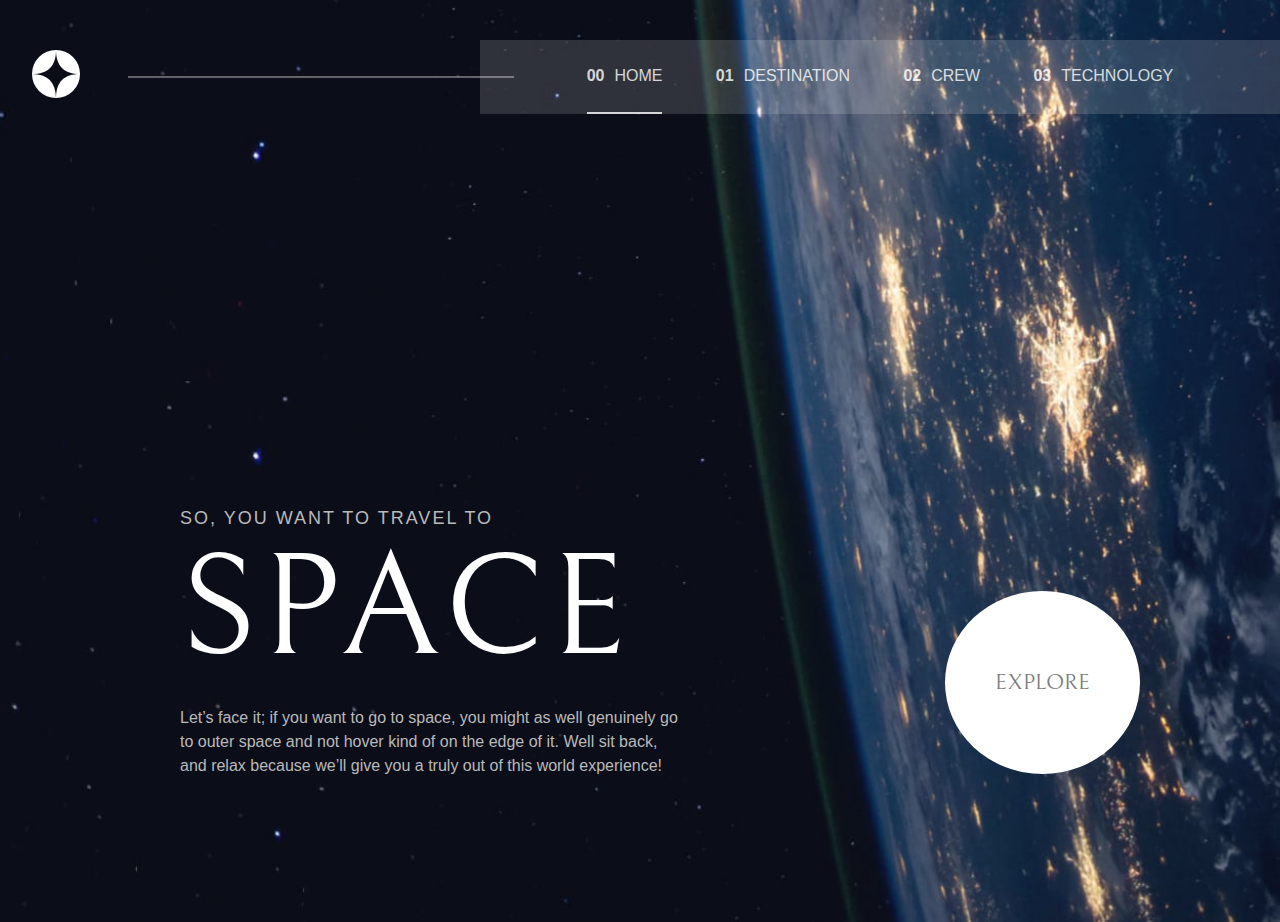
<file: index.html>
<!DOCTYPE html>
<html lang="en">
<head>
  <meta charset="UTF-8">
  <meta name="viewport" content="width=device-width, initial-scale=1.0">

  <link rel="icon" type="image/png" sizes="32x32" href="./assets/favicon-32x32.png">
  <link rel="stylesheet" href="css/main.css">
<link rel="stylesheet" href="https://cdnjs.cloudflare.com/ajax/libs/font-awesome/6.1.1/css/all.min.css"
    integrity="sha512-KfkfwYDsLkIlwQp6LFnl8zNdLGxu9YAA1QvwINks4PhcElQSvqcyVLLD9aMhXd13uQjoXtEKNosOWaZqXgel0g=="
    crossorigin="anonymous" referrerpolicy="no-referrer" />
  
  <title>Frontend Mentor | Space tourism website</title>
</head>
<body>
    <header id="header-home">
        <nav>
           
            <div class="navbar__logo">
                <img src="./assets/shared/logo.svg" alt="" >
            </div> 
            <hr>
            <ul class="navbar__desktop navbar__mobile">
               <li class="active"><a href="index.html"><span>00</span>Home</a></li>
               <li><a href="destination-moon.html"><span>01</span>Destination</a></li>
               <li><a href="crew-commander.html"><span>02</span>Crew</a></li>
               <li><a href="technology-vehicle.html"><span>03</span>Technology</a></li>      

            </ul>
            <div class="toggle">
                <span><i class="fa-solid fa-bars fa-lg"></i></span><span><i class="fa-solid fa-xmark fa-lg"></i></span>
            </div>
        </nav>
  <div class="banner">
      <div class="banner__title">
          <span>So, you want to travel to</span>
          <h1>space</h1>
          <p>Let’s face it; if you want to go to space, you might as well genuinely go to 
            outer space and not hover kind of on the edge of it. Well sit back, and relax 
            because we’ll give you a truly out of this world experience!</p>
      </div>
      <div class="explore__btn">
          <a id="btn-id" class="btn__primary" href="destination-moon.html">Explore</a>
      </div>

    </div>


</header>

<script src="js/app.js"></script>
</body>
</html>
</file>
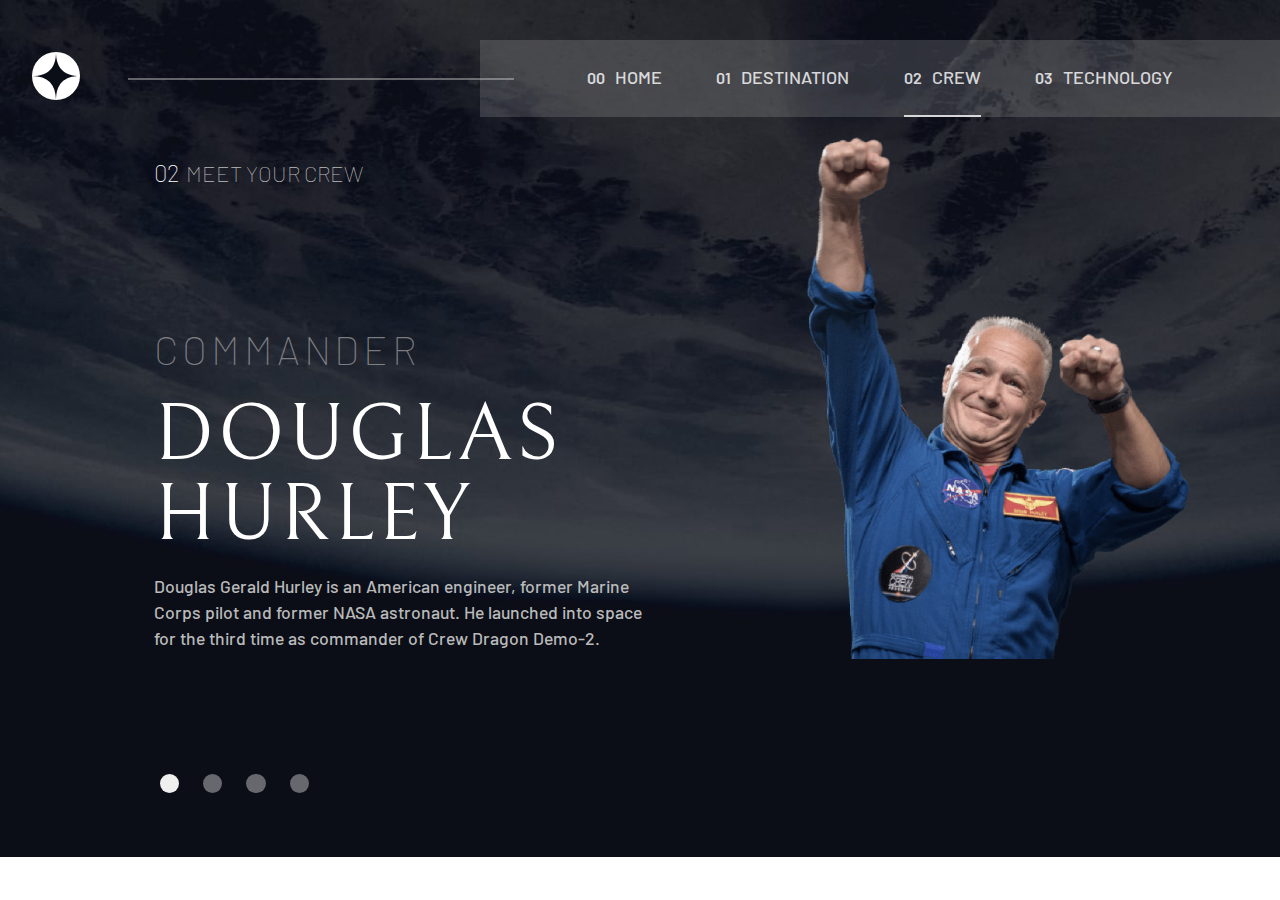
<file: crew-commander.html>
<!DOCTYPE html>
<html lang="en">

<head>
  <meta charset="UTF-8">
  <meta name="viewport" content="width=device-width, initial-scale=1.0">

  <link rel="icon" type="image/png" sizes="32x32" href="./assets/favicon-32x32.png">
  <link rel="stylesheet" href="css/main.css">
  <link rel="preconnect" href="https://fonts.googleapis.com">
  <link rel="preconnect" href="https://fonts.gstatic.com" crossorigin>
  <link
    href="https://fonts.googleapis.com/css2?family=Barlow+Condensed:wght@400;700&amp;family=Bellefair&amp;family=Barlow:wght@400;700&amp;display=swap"
    rel="stylesheet">
  <link rel="stylesheet" href="https://cdnjs.cloudflare.com/ajax/libs/font-awesome/6.1.1/css/all.min.css"
    integrity="sha512-KfkfwYDsLkIlwQp6LFnl8zNdLGxu9YAA1QvwINks4PhcElQSvqcyVLLD9aMhXd13uQjoXtEKNosOWaZqXgel0g=="
    crossorigin="anonymous" referrerpolicy="no-referrer" />


  <title>Frontend Mentor | Space tourism website</title>
</head>
<!--------------------------------------------------------------->
<body>
  <header id="header-crew">
  <nav>
  
    <div class="navbar__logo">
      <img src="./assets/shared/logo.svg" alt="">
    </div>
    <hr>
    <ul class="navbar__desktop navbar__mobile">
      <li ><a href="index.html"><span>00</span>Home</a></li>
      <li><a href="destination-moon.html"><span>01</span>Destination</a></li>
      <li class="active"><a href="crew-commander.html"><span>02</span>Crew</a></li>
      <li><a href="technology-vehicle.html"><span>03</span>Technology</a></li>
  
    </ul>
    <div class="toggle">
      <span><i class="fa-solid fa-bars fa-lg"></i></span><span><i class="fa-solid fa-xmark fa-lg"></i></span>
    </div>
  </nav>
    <div id="crew">            
      <div class="crew__title">         
        <p class="crew__p"><span>02</span>meet your crew</p>
        <h3>commander</h3> 
        <h2>Douglas Hurley</h2>
        <p>Douglas Gerald Hurley is an American engineer, former Marine Corps pilot and former NASA astronaut. He launched into
        space for the third time as commander of Crew Dragon Demo-2.</p> 
      </div>
      <div class="crew__img"><img class="imga" src="../assets/crew/image-douglas-hurley.png" alt="douglas-hurley">
      </div>       
    </div>
    </div>
    <div class="button__group">
      <button class="btn active" type="submit"></button><button class="btn" type="submit"></button><button class="btn" type="submit"></button ><button class="btn" type="submit"></button>
  </div>
  </header>

  <script src="js\app.js"></script>

</body>
</html>
</file>
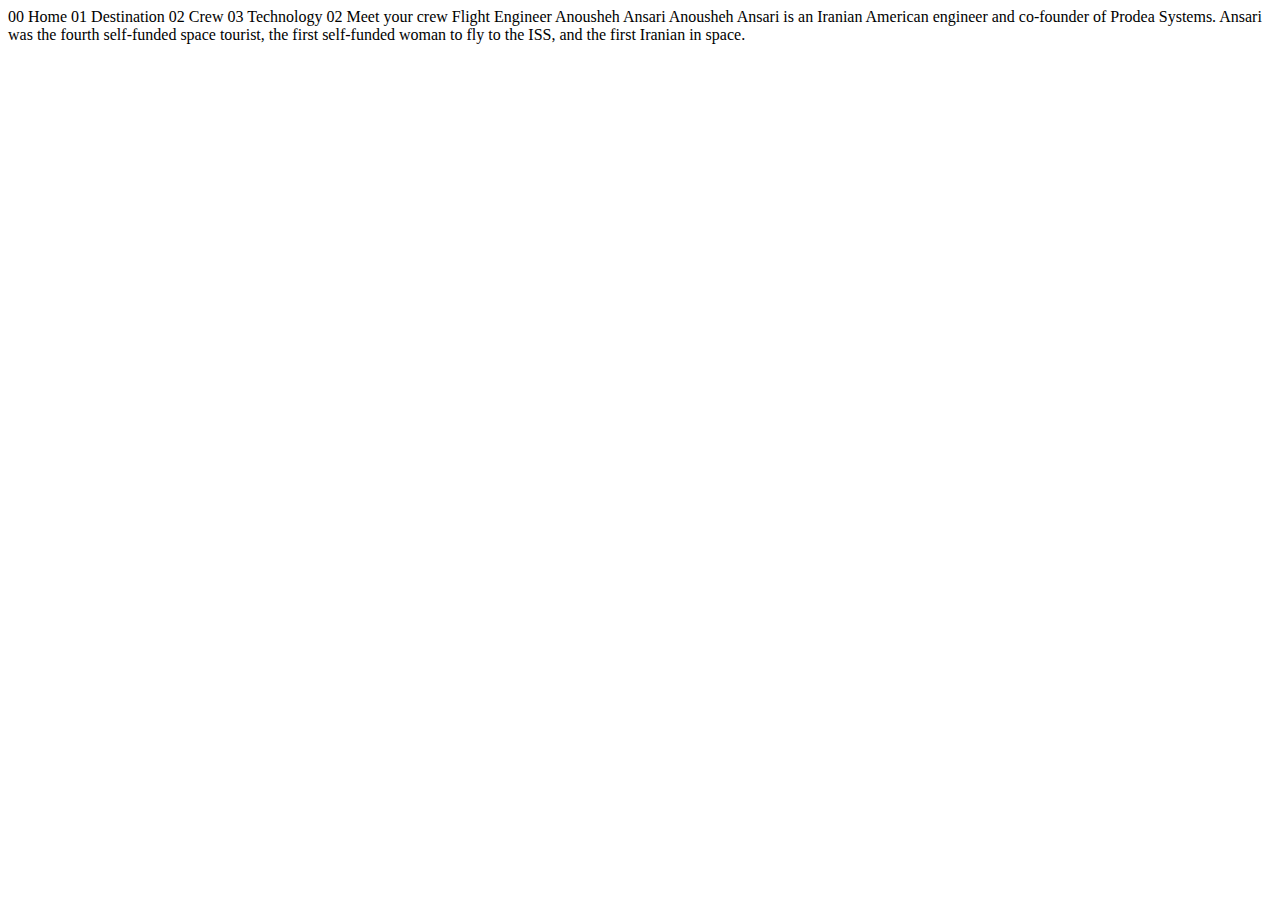
<file: crew-engineer.html>
<!DOCTYPE html>
<html lang="en">
<head>
  <meta charset="UTF-8">
  <meta name="viewport" content="width=device-width, initial-scale=1.0">

  <link rel="icon" type="image/png" sizes="32x32" href="./assets/favicon-32x32.png">
  
  <title>Frontend Mentor | Space tourism website</title>
</head>
<body>

  00 Home
  01 Destination
  02 Crew
  03 Technology

  02 Meet your crew

  Flight Engineer
  Anousheh Ansari

  Anousheh Ansari is an Iranian American engineer and co-founder of Prodea Systems. 
  Ansari was the fourth self-funded space tourist, the first self-funded woman to 
  fly to the ISS, and the first Iranian in space. 
</body>
</html>
</file>
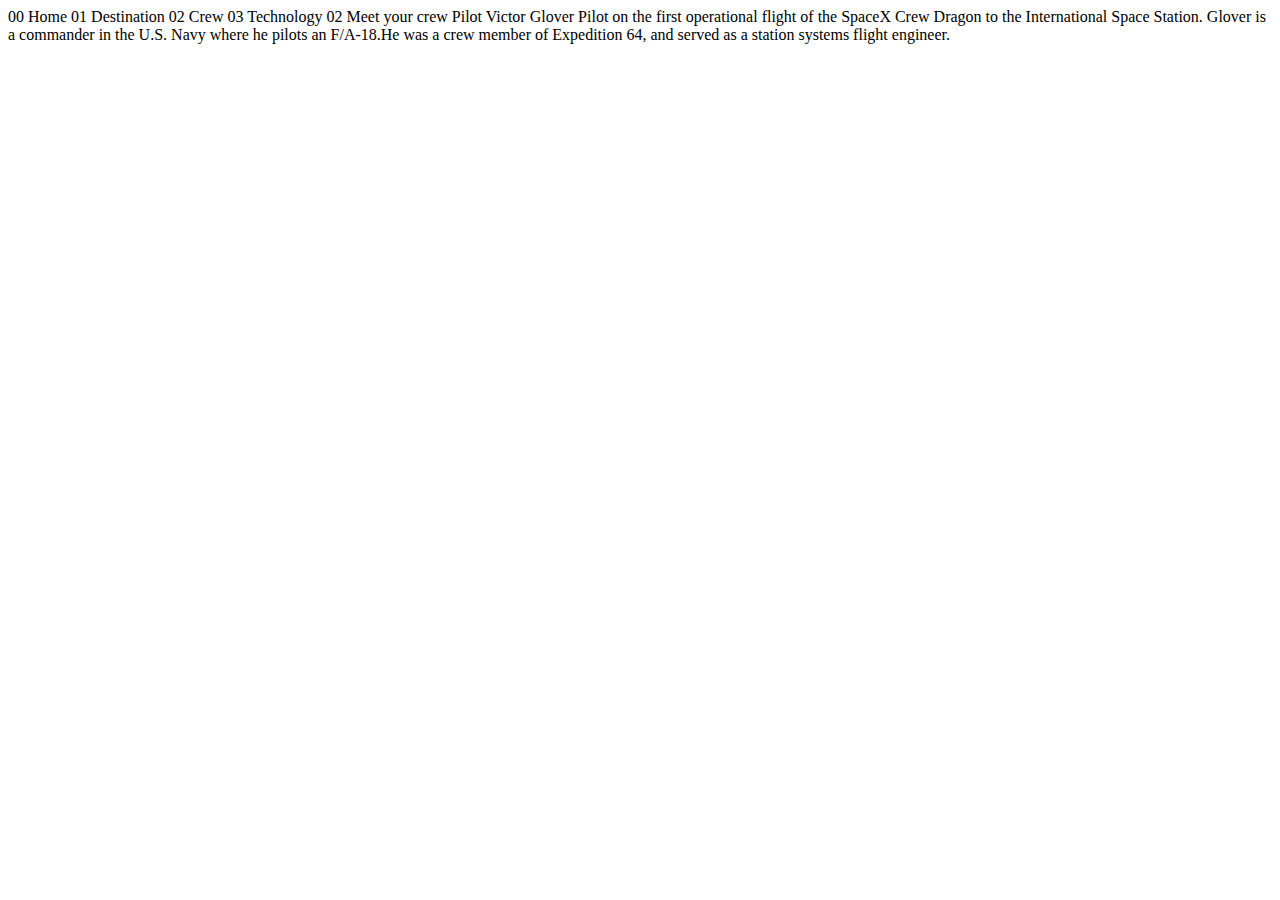
<file: crew-pilot.html>
<!DOCTYPE html>
<html lang="en">
<head>
  <meta charset="UTF-8">
  <meta name="viewport" content="width=device-width, initial-scale=1.0">

  <link rel="icon" type="image/png" sizes="32x32" href="./assets/favicon-32x32.png">
  
  <title>Frontend Mentor | Space tourism website</title>
</head>
<body>

  00 Home
  01 Destination
  02 Crew
  03 Technology

  02 Meet your crew

  Pilot
  Victor Glover

  Pilot on the first operational flight of the SpaceX Crew Dragon to the 
  International Space Station. Glover is a commander in the U.S. Navy where 
  he pilots an F/A-18.He was a crew member of Expedition 64, and served as a 
  station systems flight engineer. 
</body>
</html>
</file>
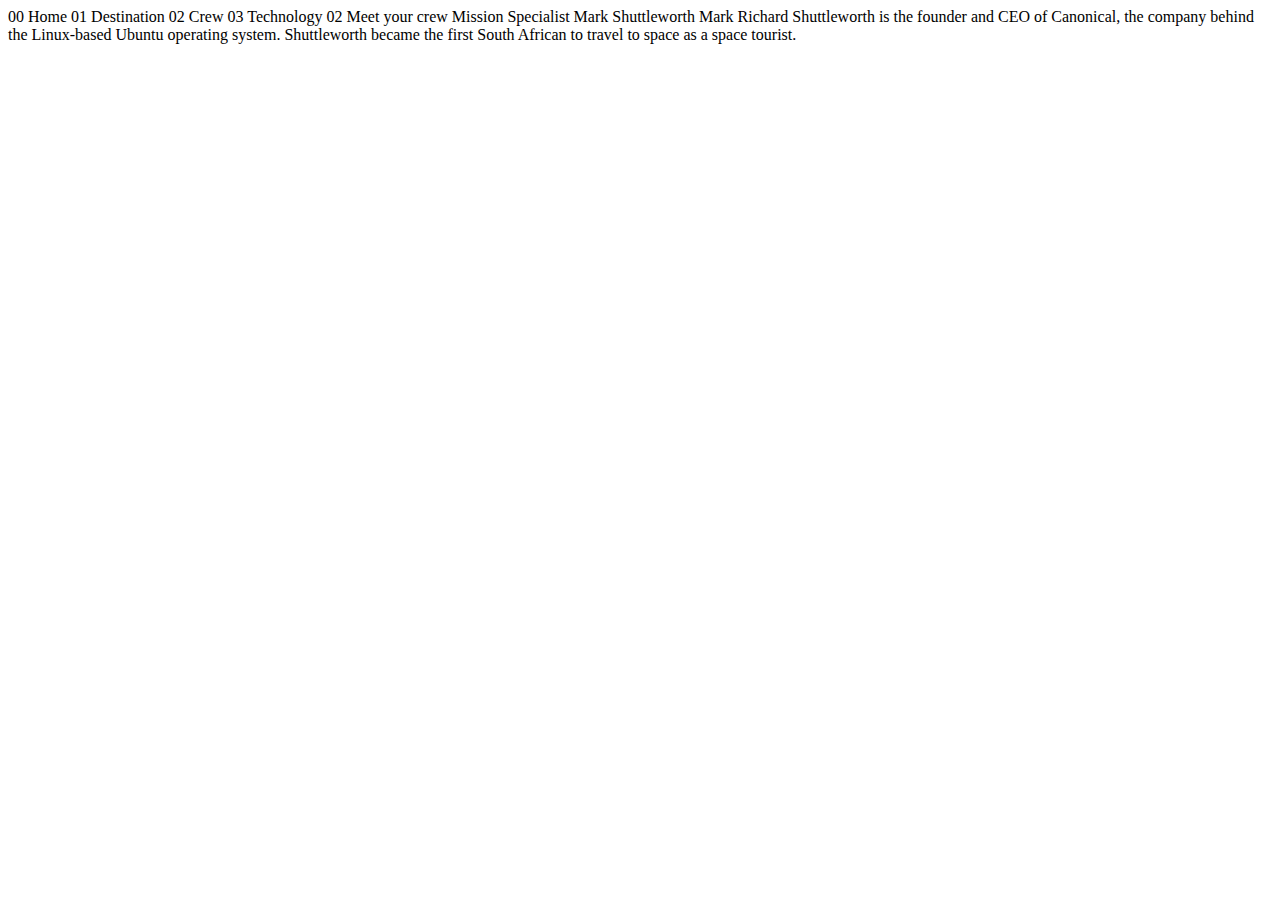
<file: crew-specialist.html>
<!DOCTYPE html>
<html lang="en">
<head>
  <meta charset="UTF-8">
  <meta name="viewport" content="width=device-width, initial-scale=1.0">

  <link rel="icon" type="image/png" sizes="32x32" href="./assets/favicon-32x32.png">
  
  <title>Frontend Mentor | Space tourism website</title>
</head>
<body>

  00 Home
  01 Destination
  02 Crew
  03 Technology

  02 Meet your crew

  Mission Specialist
  Mark Shuttleworth

  Mark Richard Shuttleworth is the founder and CEO of Canonical, the company behind 
  the Linux-based Ubuntu operating system. Shuttleworth became the first South 
  African to travel to space as a space tourist.
</body>
</html>
</file>
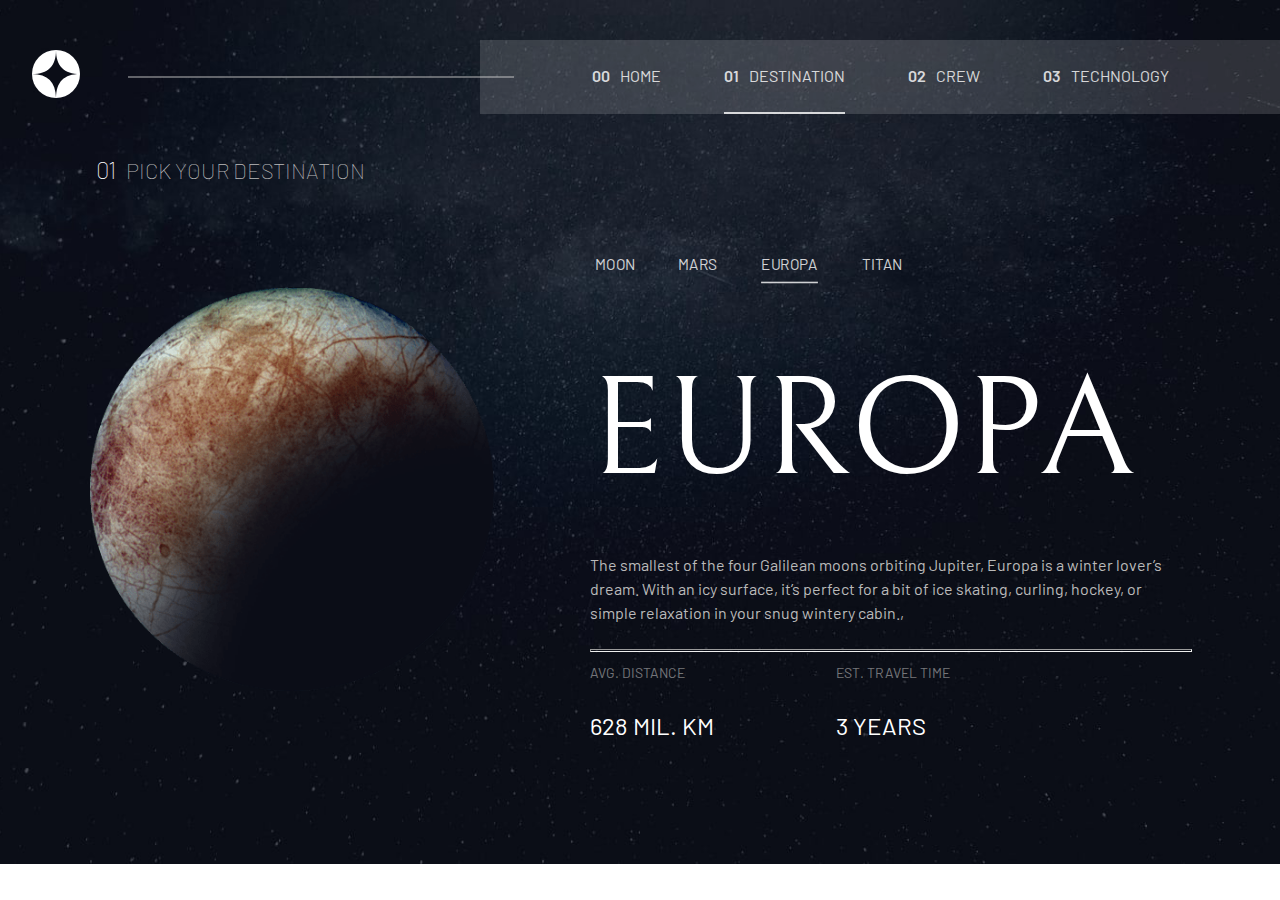
<file: destination-europa.html>
<!DOCTYPE html>
<html lang="en">

<head>
  <meta charset="UTF-8">
  <meta name="viewport" content="width=device-width, initial-scale=1.0">

  <link rel="icon" type="image/png" sizes="32x32" href="./assets/favicon-32x32.png">
  <link rel="stylesheet" href="css/main.css">
  <link rel="preconnect" href="https://fonts.googleapis.com">
  <link rel="preconnect" href="https://fonts.gstatic.com" crossorigin>
  <link
    href="https://fonts.googleapis.com/css2?family=Barlow+Condensed:wght@400;700&amp;family=Bellefair&amp;family=Barlow:wght@400;700&amp;display=swap"
    rel="stylesheet">
  <link rel="stylesheet" href="https://cdnjs.cloudflare.com/ajax/libs/font-awesome/6.1.1/css/all.min.css"
    integrity="sha512-KfkfwYDsLkIlwQp6LFnl8zNdLGxu9YAA1QvwINks4PhcElQSvqcyVLLD9aMhXd13uQjoXtEKNosOWaZqXgel0g=="
    crossorigin="anonymous" referrerpolicy="no-referrer" />


  <title>Frontend Mentor | Space tourism website</title>
</head>

<body>
  <header id="header-destination">
    <nav>
      <div class="navbar__logo">
        <img src="./assets/shared/logo.svg" alt="">
      </div>
      <hr>
      <ul class="navbar__desktop navbar__mobile">
        <li><a href="index.html"><span>00</span>Home</a></li>
        <li class="active"><a href="destination-moon.html"><span>01</span>Destination</a></li>
        <li><a href="crew-commander.html"><span>02</span>Crew</a></li>
        <li><a href="technology-vehicle.html"><span>03</span>Technology</a></li>

      </ul>
      <div class="toggle">
        <span><i class="fa-solid fa-bars fa-lg"></i></span><span><i class="fa-solid fa-xmark fa-lg"></i></span>
      </div>
    </nav>
    <h3><span>01</span>pick your destination</h3>
    <article id="destination">
      <div class="destination__img">
       
        <div><img src="../assets/destination/image-europa.png" alt=""></div>
      </div>
      <div class="destination__title">
        <div class="destination__nav">
          <ul id="ul-id">
            <li class="nav-li"><a href="destination-moon.html">moon</a></li>
            <li class="nav-li"><a href="destination-mars.html">mars</a></li>
            <li class="nav-li active"><a href="destination-europa.html">europa</a></li>
            <li class="nav-li"><a href="destination-titan.html">titan</a></li>
          </ul>
        </div>
        <h1>europa</h1>
        <p>The smallest of the four Galilean moons orbiting Jupiter, Europa is a winter lover’s dream. With an icy surface, it’s
        perfect for a bit of ice skating, curling, hockey, or simple relaxation in your snug wintery cabin.,
        </p>
        <hr>
        <div class="destination__meta">
          <div class="destination__dist">
            <small>AVG. DISTANCE</small>
            <p>628 MIL. KM</p>
          </div>
          <div class="destination__trevel">
            <small>EST. TRAVEL TIME</small>
            <p>3 YEARS</p>
          </div>

        </div>

      </div>

    </article>
  </header>

  <script src="js/app.js"></script>

</body>

</html>
</file>
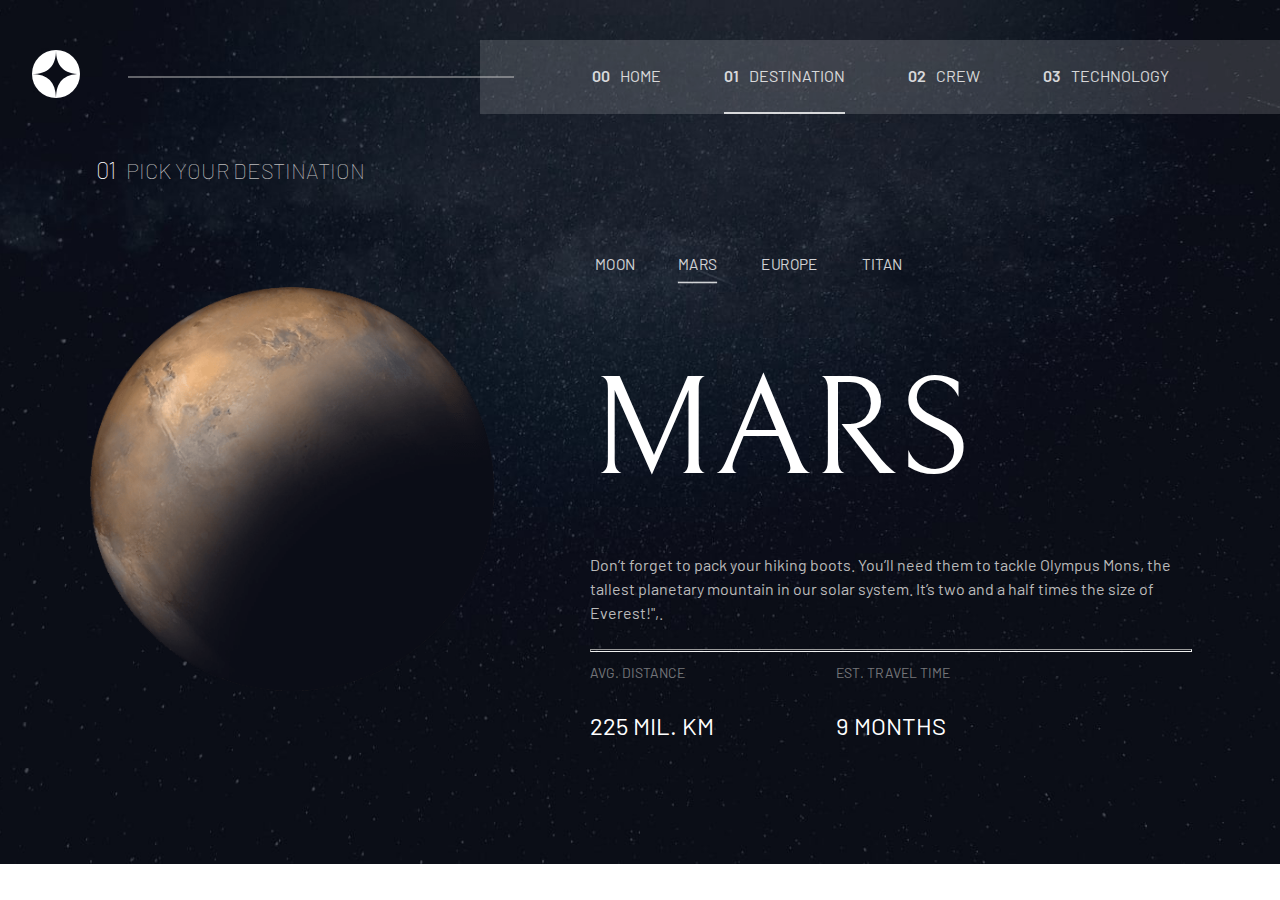
<file: destination-mars.html>
<!DOCTYPE html>
<html lang="en">

<head>
  <meta charset="UTF-8">
  <meta name="viewport" content="width=device-width, initial-scale=1.0">

  <link rel="icon" type="image/png" sizes="32x32" href="./assets/favicon-32x32.png">
  <link rel="stylesheet" href="css/main.css">
  <link rel="preconnect" href="https://fonts.googleapis.com">
  <link rel="preconnect" href="https://fonts.gstatic.com" crossorigin>
  <link
    href="https://fonts.googleapis.com/css2?family=Barlow+Condensed:wght@400;700&amp;family=Bellefair&amp;family=Barlow:wght@400;700&amp;display=swap"
    rel="stylesheet">
  <link rel="stylesheet" href="https://cdnjs.cloudflare.com/ajax/libs/font-awesome/6.1.1/css/all.min.css"
    integrity="sha512-KfkfwYDsLkIlwQp6LFnl8zNdLGxu9YAA1QvwINks4PhcElQSvqcyVLLD9aMhXd13uQjoXtEKNosOWaZqXgel0g=="
    crossorigin="anonymous" referrerpolicy="no-referrer" />


  <title>Frontend Mentor | Space tourism website</title>
</head>

<body>
  <header id="header-destination">
  <nav>
  
    <div class="navbar__logo">
      <img src="./assets/shared/logo.svg" alt="">
    </div>
    <hr>
    <ul class="navbar__desktop navbar__mobile">
      <li><a href="index.html"><span>00</span>Home</a></li>
      <li class="active"><a href="destination-moon.html"><span>01</span>Destination</a></li>
      <li><a href="crew-commander.html"><span>02</span>Crew</a></li>
      <li><a href="technology-vehicle.html"><span>03</span>Technology</a></li>
  
    </ul>
    <div class="toggle">
      <span><i class="fa-solid fa-bars fa-lg"></i></span><span><i class="fa-solid fa-xmark fa-lg"></i></span>
    </div>
  </nav>
    <h3><span>01</span>pick your destination</h3>
    <article id="destination">
      <div class="destination__img">
        
        <div><img src="../assets/destination/image-mars.png" alt=""></div>
      </div>
      <div class="destination__title">
        <div class="destination__nav">
          <ul  id="ul-id">
            <li class="nav-li"><a href="destination-moon.html">moon</a></li>
            <li class="nav-li active"><a href="destination-mars.html">mars</a></li>
            <li class="nav-li"><a href="destination-europa.html">europe</a></li>
            <li class="nav-li"><a href="destination-titan.html">titan</a></li>
          </ul>
        </div>
        <h1>mars</h1>
        <p>Don’t forget to pack your hiking boots. You’ll need them to tackle Olympus Mons, the tallest planetary mountain in our
        solar system. It’s two and a half times the size of Everest!",.</p>
        <hr>
        <div class="destination__meta">
          <div class="destination__dist">
            <small>AVG. DISTANCE</small>
            <p>225 MIL. KM</p>
          </div>
          <div class="destination__trevel">
            <small>EST. TRAVEL TIME</small>
            <p>9 MONTHS</p>
          </div>
        </div>

      </div>

    </article>
  </header>

  <script src="js/app.js"></script>

</body>

</html>
</file>
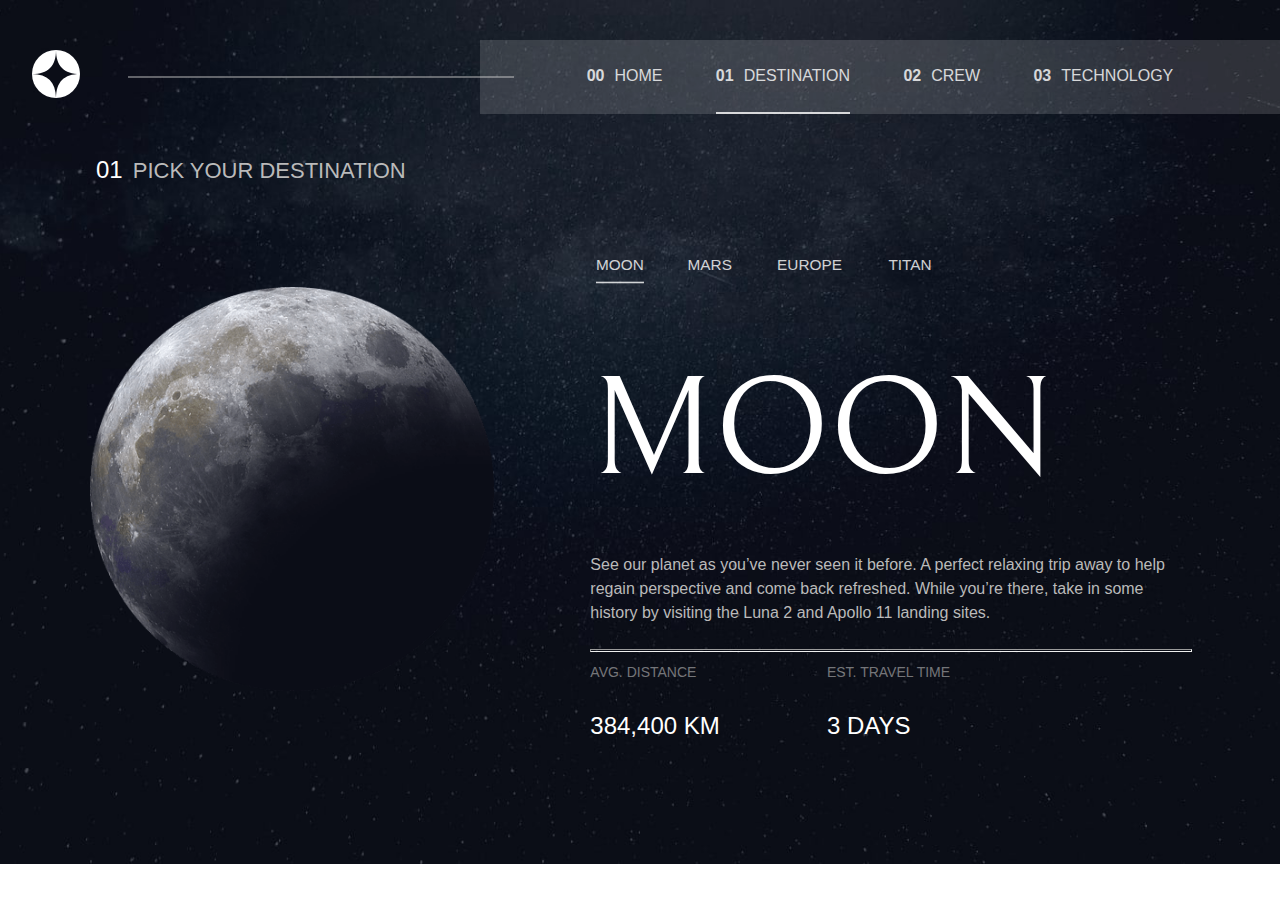
<file: destination-moon.html>
<!DOCTYPE html>
<html lang="en">

<head>
  <meta charset="UTF-8">
  <meta name="viewport" content="width=device-width, initial-scale=1.0">

  <link rel="icon" type="image/png" sizes="32x32" href="./assets/favicon-32x32.png">
  <link rel="stylesheet" href="css/main.css">
  <link rel="preconnect" href="https://fonts.googleapis.com">
  <link rel="preconnect" href="https://fonts.gstatic.com" crossorigin>
 
  <link rel="stylesheet" href="https://cdnjs.cloudflare.com/ajax/libs/font-awesome/6.1.1/css/all.min.css"
    integrity="sha512-KfkfwYDsLkIlwQp6LFnl8zNdLGxu9YAA1QvwINks4PhcElQSvqcyVLLD9aMhXd13uQjoXtEKNosOWaZqXgel0g=="
    crossorigin="anonymous" referrerpolicy="no-referrer" />


  <title>Frontend Mentor | Space tourism website</title>
</head>

<body>
  <header id="header-destination">
    <nav>
    
      <div class="navbar__logo">
        <img src="./assets/shared/logo.svg" alt="">
      </div>
      <hr>
      <ul class="navbar__desktop navbar__mobile">
        <li><a href="index.html"><span>00</span>Home</a></li>
        <li class="active"><a href="destination-moon.html"><span>01</span>Destination</a></li>
        <li><a href="crew-commander.html"><span>02</span>Crew</a></li>
        <li><a href="technology-vehicle.html"><span>03</span>Technology</a></li>
    
      </ul>
      <div class="toggle">
        <span><i class="fa-solid fa-bars fa-lg"></i></span><span><i class="fa-solid fa-xmark fa-lg"></i></span>
      </div>
    </nav>
    <h3><span>01</span>pick your destination</h3>
    <article class="destination">
      <div class="destination__img">        
        <div><img src="../assets/destination/image-moon.png" alt=""></div>
      </div>
      <div class="destination__title">
        <div class="destination__nav">
          <ul id="ul-id">
            <li class="nav-li active"><a href="destination-moon.html">moon</a></li>
            <li class="nav-li"><a href="destination-mars.html">mars</a></li>
            <li class="nav-li"><a href="destination-europa.html">europe</a></li>
            <li class="nav-li"><a href="destination-titan.html">titan</a></li>
          </ul>
        </div>
        <h1>moon</h1>
        <p>See our planet as you’ve never seen it before. A perfect relaxing trip away to help regain perspective and
          come back
          refreshed. While you’re there, take in some history by visiting the Luna 2 and Apollo 11 landing sites.</p>
        <hr>
        <div class="destination__meta">
          <div class="destination__dist">
            <small>AVG. DISTANCE</small>
            <p>384,400 KM</p>
          </div>
          <div class="destination__trevel">
            <small>EST. TRAVEL TIME</small>
            <p>3 DAYS</p>
          </div>

        </div>

      </div>

    </article>
  </header>

  <script src="js/app.js"></script>

</body>

</html>
</file>
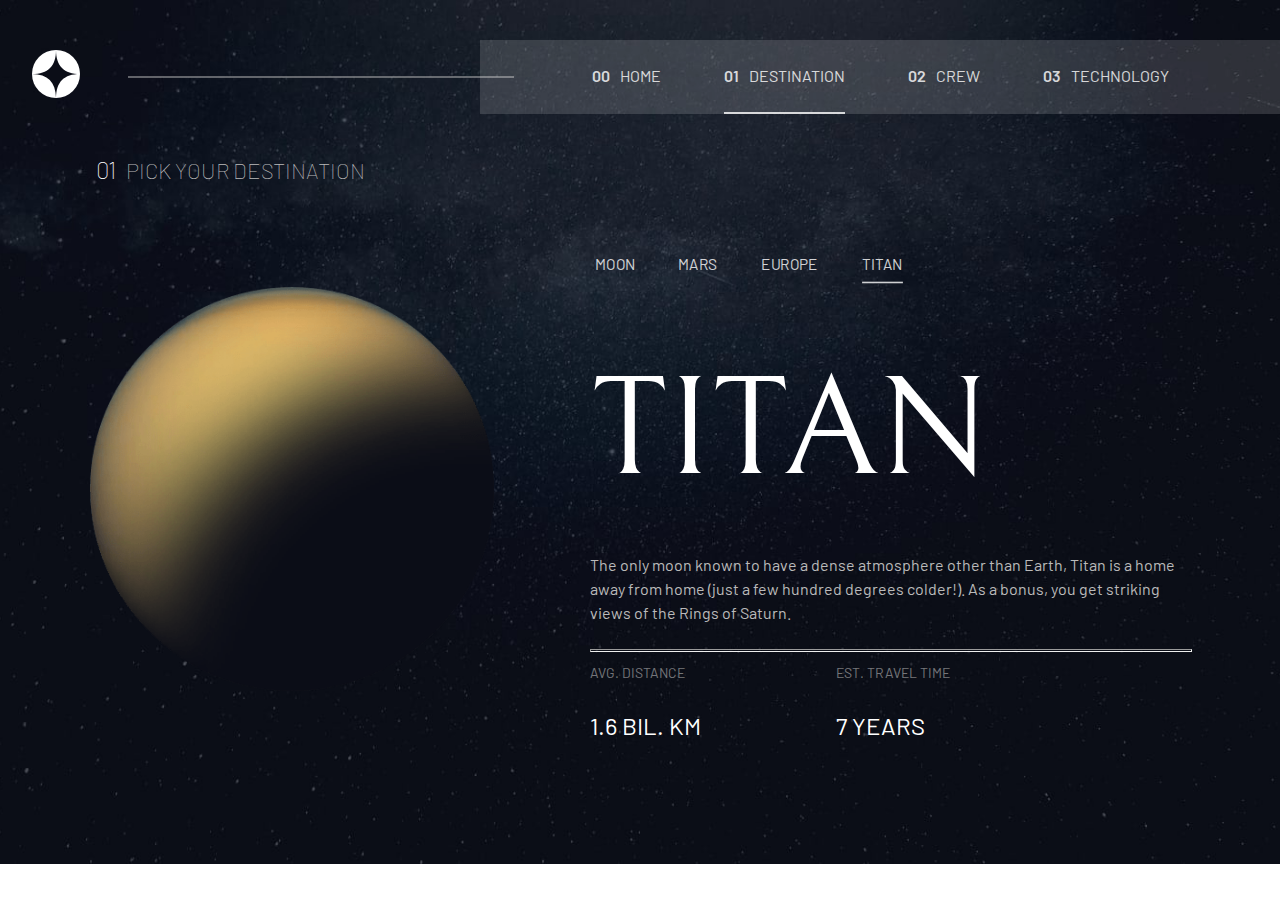
<file: destination-titan.html>
<!DOCTYPE html>
<html lang="en">

<head>
  <meta charset="UTF-8">
  <meta name="viewport" content="width=device-width, initial-scale=1.0">

  <link rel="icon" type="image/png" sizes="32x32" href="./assets/favicon-32x32.png">
  <link rel="stylesheet" href="css/main.css">
  <link rel="preconnect" href="https://fonts.googleapis.com">
  <link rel="preconnect" href="https://fonts.gstatic.com" crossorigin>
  <link
    href="https://fonts.googleapis.com/css2?family=Barlow+Condensed:wght@400;700&amp;family=Bellefair&amp;family=Barlow:wght@400;700&amp;display=swap"
    rel="stylesheet">
  <link rel="stylesheet" href="https://cdnjs.cloudflare.com/ajax/libs/font-awesome/6.1.1/css/all.min.css"
    integrity="sha512-KfkfwYDsLkIlwQp6LFnl8zNdLGxu9YAA1QvwINks4PhcElQSvqcyVLLD9aMhXd13uQjoXtEKNosOWaZqXgel0g=="
    crossorigin="anonymous" referrerpolicy="no-referrer" />


  <title>Frontend Mentor | Space tourism website</title>
</head>

<body>
  <header id="header-destination">
    <nav>
      <div class="navbar__logo">
        <img src="./assets/shared/logo.svg" alt="">
      </div>
      <hr>
      <ul class="navbar__desktop navbar__mobile">
        <li ><a href="index.html"><span>00</span>Home</a></li>
        <li class="active"><a href="destination-moon.html"><span>01</span>Destination</a></li>
        <li><a href="crew-commander.html"><span>02</span>Crew</a></li>
        <li><a href="technology-vehicle.html"><span>03</span>Technology</a></li>

      </ul>
      <div class="toggle">
        <span><i class="fa-solid fa-bars fa-lg"></i></span><span><i class="fa-solid fa-xmark fa-lg"></i></span>
      </div>
    </nav>

    <h3><span>01</span>pick your destination</h3>
    <article id="destination">
      <div class="destination__img">
        
        <div><img src="../assets/destination/image-titan.png" alt=""></div>
      </div>
      <div class="destination__title">
        <div class="destination__nav">
          <ul id="ul-id">
            <li class="nav-li"><a href="destination-moon.html">moon</a></li>
            <li class="nav-li"><a href="destination-mars.html">mars</a></li>
            <li class="nav-li"><a href="destination-europa.html">europe</a></li>
            <li class="nav-li active"><a href="destination-titan.html">titan</a></li>
          </ul>
        </div>
        <h1>titan</h1>
        <p>The only moon known to have a dense atmosphere other than Earth, Titan is a home away from home (just a few hundred
        degrees colder!). As a bonus, you get striking views of the Rings of Saturn.</p>
        <hr>
        <div class="destination__meta">
          <div class="destination__dist">
            <small>AVG. DISTANCE</small>
            <p>1.6 BIL. KM</p>
          </div>
          <div class="destination__trevel">
            <small>EST. TRAVEL TIME</small>
            <p>7 YEARS</p>
          </div>

        </div>

      </div>

    </article>
  </header>

  <script src="js/app.js"></script>

</body>

</html>
</file>
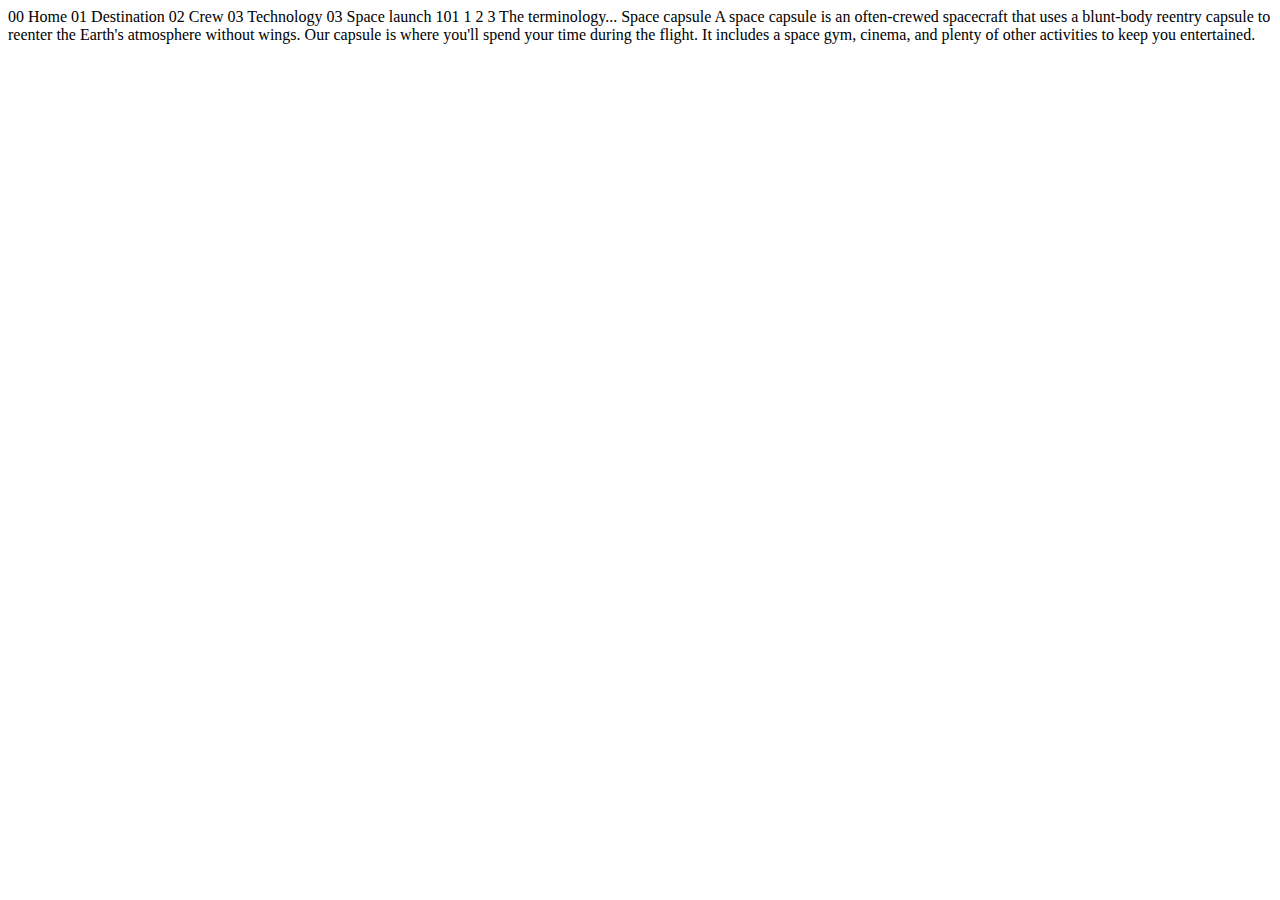
<file: technology-capsule.html>
<!DOCTYPE html>
<html lang="en">
<head>
  <meta charset="UTF-8">
  <meta name="viewport" content="width=device-width, initial-scale=1.0">

  <link rel="icon" type="image/png" sizes="32x32" href="./assets/favicon-32x32.png">
  
  <title>Frontend Mentor | Space tourism website</title>
</head>
<body>

  00 Home
  01 Destination
  02 Crew
  03 Technology

  03 Space launch 101

  1
  2
  3

  The terminology...
  Space capsule

  A space capsule is an often-crewed spacecraft that uses a blunt-body reentry 
  capsule to reenter the Earth's atmosphere without wings. Our capsule is where 
  you'll spend your time during the flight. It includes a space gym, cinema, 
  and plenty of other activities to keep you entertained.
</body>
</html>
</file>
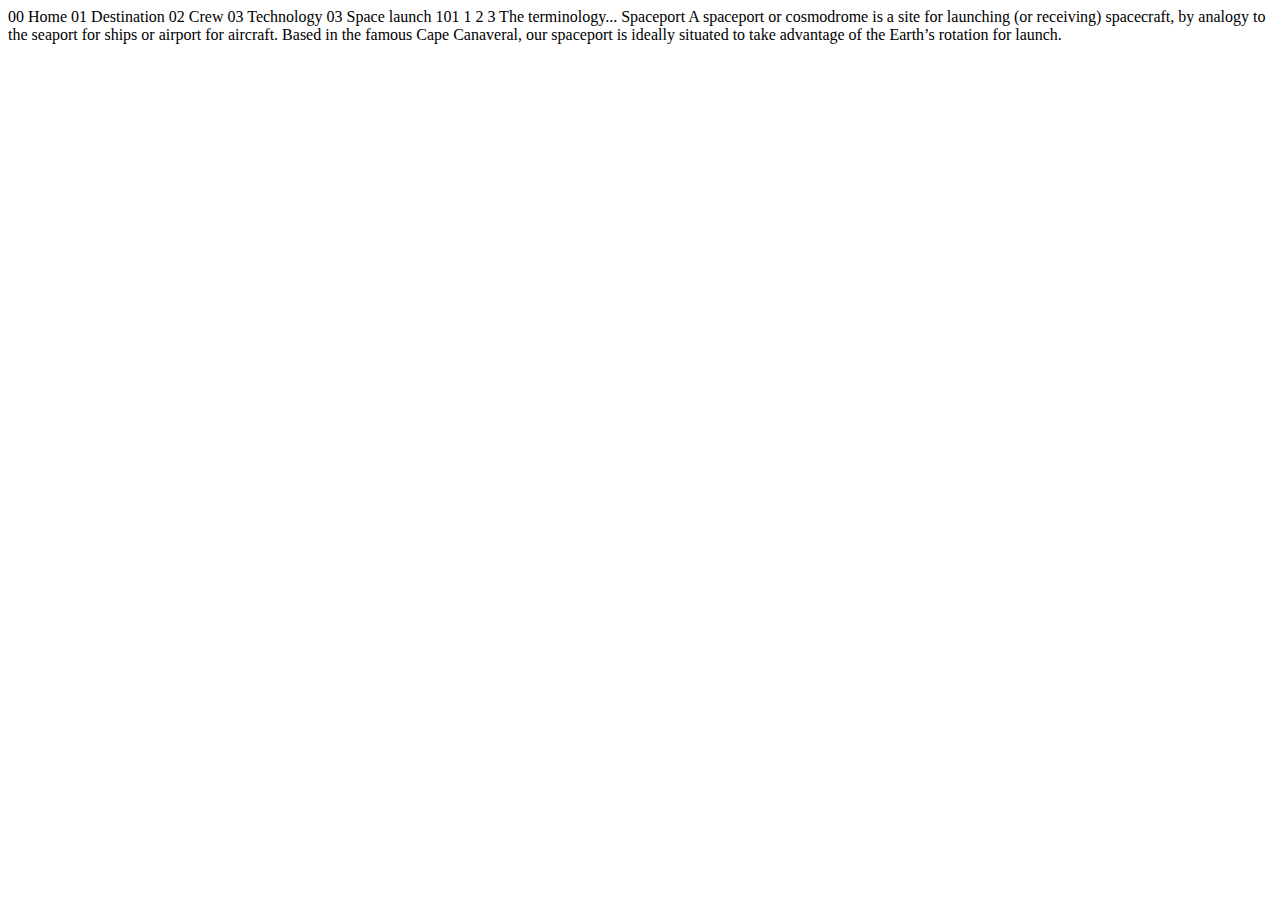
<file: technology-spaceport.html>
<!DOCTYPE html>
<html lang="en">
<head>
  <meta charset="UTF-8">
  <meta name="viewport" content="width=device-width, initial-scale=1.0">

  <link rel="icon" type="image/png" sizes="32x32" href="./assets/favicon-32x32.png">
  
  <title>Frontend Mentor | Space tourism website</title>
</head>
<body>

  00 Home
  01 Destination
  02 Crew
  03 Technology

  03 Space launch 101

  1
  2
  3

  The terminology...
  Spaceport

  A spaceport or cosmodrome is a site for launching (or receiving) spacecraft, 
  by analogy to the seaport for ships or airport for aircraft. Based in the 
  famous Cape Canaveral, our spaceport is ideally situated to take advantage 
  of the Earth’s rotation for launch.
</body>
</html>
</file>
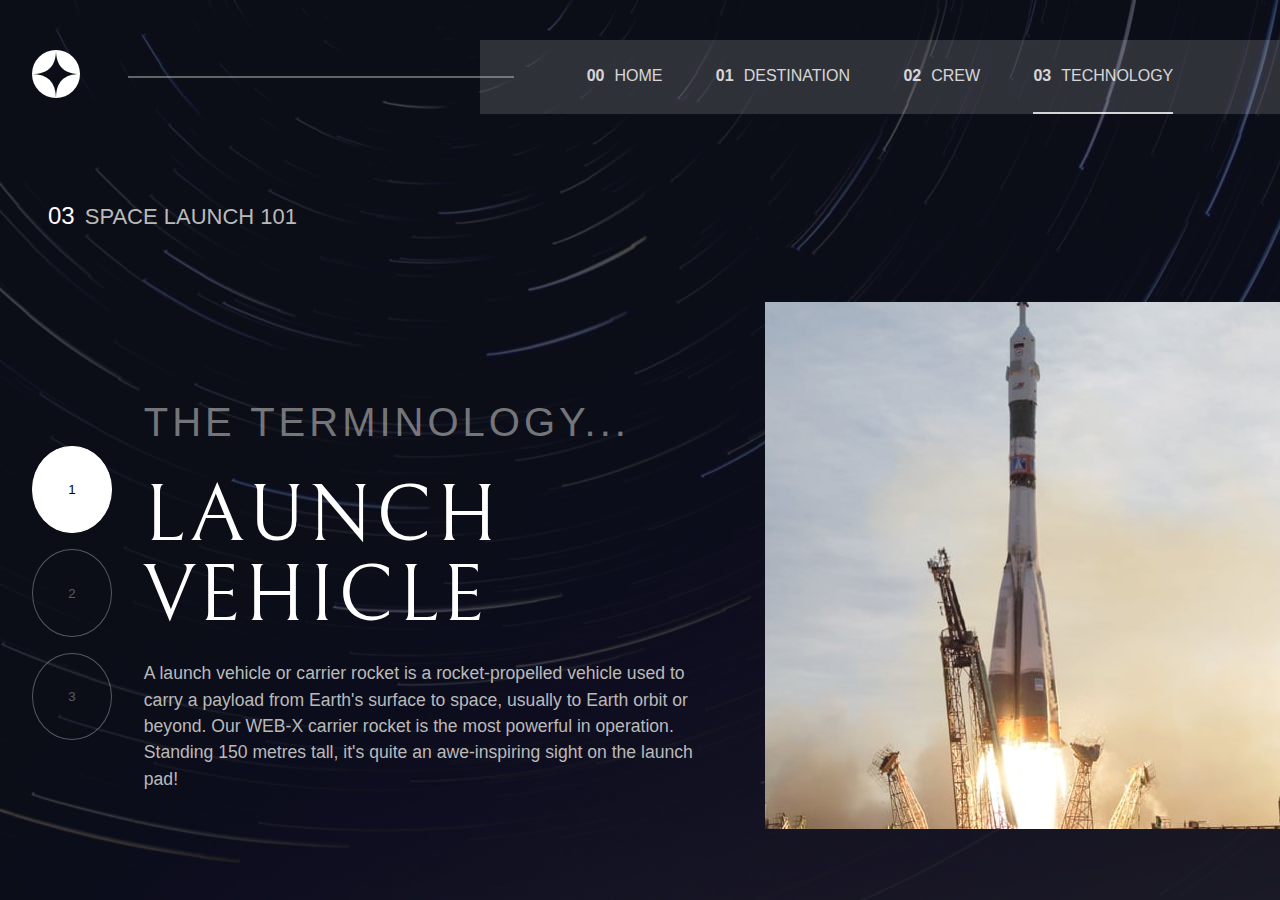
<file: technology-vehicle.html>
<!DOCTYPE html>
<html lang="en">


<head>
  <meta charset="UTF-8">
  <meta name="viewport" content="width=device-width, initial-scale=1.0">

<link rel="icon" type="image/png" sizes="32x32" href="./assets/favicon-32x32.png">
<link rel="stylesheet" href="css/main.css">
<link rel="stylesheet" href="https://cdnjs.cloudflare.com/ajax/libs/font-awesome/6.1.1/css/all.min.css"
  integrity="sha512-KfkfwYDsLkIlwQp6LFnl8zNdLGxu9YAA1QvwINks4PhcElQSvqcyVLLD9aMhXd13uQjoXtEKNosOWaZqXgel0g=="
  crossorigin="anonymous" referrerpolicy="no-referrer" />

  <title>Frontend Mentor | Space tourism website</title>
</head>
<!--------------------------------------------------------------->

<body>
  <header id="header-technology">
        <nav>        
          <div class="navbar__logo">
            <img src="./assets/shared/logo.svg" alt="">
          </div>
          <hr>
          <ul class="navbar__desktop navbar__mobile">
            <li ><a href="index.html"><span>00</span>Home</a></li>
            <li><a href="destination-moon.html"><span>01</span>Destination</a></li>
            <li><a href="crew-commander.html"><span>02</span>Crew</a></li>
            <li class="active"><a href="technology-vehicle.html"><span>03</span>Technology</a></li>        
          </ul>
          <div class="toggle">
            <i class="fa-solid fa-bars fa-lg"></i><i class="fa-solid fa-xmark fa-lg"></i>
          </div>
        </nav>
    <p class="technology__p"><span>03</span>SPACE LAUNCH 101</p>
    <div class="wrapper">
     
      <div id="technology">
         
     <div class="technology__title">
          
          <h3>THE TERMINOLOGY...</h3>
          <h2>LAUNCH VEHICLE</h2>
          <p>A launch vehicle or carrier rocket is a rocket-propelled vehicle used to carry a payload from Earth's surface to space,
          usually to Earth orbit or beyond. Our WEB-X carrier rocket is the most powerful in operation. Standing 150 metres tall,
          it's quite an awe-inspiring sight on the launch pad!</p>
        </div>
        <div class="technology__img"><img class="imga" src="../assets/technology/image-launch-vehicle-portrait.jpg" alt="launch-vehicle">
          </div>
        
      </div>
      <div class="button__group">
        <button class="btn-tech active" type="submit">1</button><button class="btn-tech" type="submit">2</button><button
          class="btn-tech" type="submit">3</button>
      </div>
  </div>
  </header>

  <script src="js\app.js"></script>

</body>

</html>
</file>
<file: css/main.css>
body {
  box-sizing: border-box;
  margin: 0;
  padding: 0;
  font-size: 16px;
}

a {
  text-decoration: none;
}

#header-home {
  display: flex;
  align-items: center;
  justify-content: space-between;
  height: 922px;
  margin: 0;
  color: #bababa;
  background-image: url("/assets/home/background-home-desktop.jpg");
  background-position: top center;
  background-size: cover;
  background-repeat: no-repeat;
  line-height: 1.5;
  font-family: "Barlow", sans-serif;
  flex-direction: column;
}
#header-home nav {
  width: 100%;
  position: relative;
  display: flex;
  justify-content: space-between;
  align-items: center;
  padding-top: 1.5rem;
  margin: 0 auto;
}
#header-home nav .navbar__logo {
  margin: 0 2rem;
}
#header-home nav ul.navbar__mobile {
  display: none;
}
#header-home nav hr {
  position: absolute;
  border: 1px solid #bababa;
  width: 30%;
  left: 8rem;
  opacity: 0.5;
}
#header-home nav ul.navbar__desktop {
  width: 50%;
  display: flex;
  /*position: relative;*/
  justify-content: space-around;
  background-color: hsla(0deg, 0%, 100%, 0.15);
  list-style: none;
  padding: 0 5rem;
  z-index: 1;
}
#header-home nav ul.navbar__desktop li {
  transform: translateX(0px);
  opacity: 0.8;
  transition: transform 400ms, opacity 400ms;
  margin: 0 1rem;
  padding: 1.5rem 0;
}
#header-home nav ul.navbar__desktop li.active {
  border-bottom: 2px solid white;
}
#header-home nav ul.navbar__desktop li:hover {
  transform: translateX(-10px);
  opacity: 1;
}
#header-home nav ul.navbar__desktop li a {
  text-transform: uppercase;
  color: #ffffff;
}
#header-home nav ul.navbar__desktop li a span {
  font-size: 1rem;
  margin-right: 10px;
  font-weight: 600;
}
#header-home nav .toggle {
  display: none;
}
#header-home .banner {
  display: flex;
  align-items: flex-end;
  width: 100%;
  max-width: 1000px;
  gap: 3rem;
  justify-content: space-between;
  margin: 0 auto;
  padding-bottom: 8rem;
}
#header-home .banner .banner__title {
  width: 50%;
  padding: 40px 40px 0;
}
#header-home .banner .banner__title span {
  text-transform: uppercase;
  margin-bottom: 0;
  font-size: 18px;
  letter-spacing: 2px;
}
#header-home .banner .banner__title h1 {
  color: #ffffff;
  font-size: 9rem;
  font-weight: lighter;
  margin-top: 0;
  margin-bottom: 0;
  font-family: "Bellefair", serif;
  letter-spacing: 5px;
  line-height: 1.1;
  text-transform: uppercase;
}
#header-home .banner .explore__btn {
  display: flex;
  align-self: flex-end;
}
#header-home .banner .explore__btn .btn__primary {
  padding: 75px 50px;
  margin-bottom: 20px;
  background-color: #ffffff;
  color: #7d7d7d;
  font-size: 22px;
  font-family: "Bellefair", serif;
  text-transform: uppercase;
  border-radius: 50%;
  text-decoration: none;
}

@media (max-width: 900px) {
  #header-home {
    display: flex;
    height: 1024px;
    flex-direction: column;
    align-items: center;
    background-image: url("/assets/home/background-home-tablet.jpg");
    background-position: top center;
    background-size: cover;
    background-repeat: no-repeat;
    /*justify-content: space-between;*/
  }
  #header-home nav hr {
    display: none;
  }
  #header-home .banner {
    display: flex;
    align-items: center;
    flex-direction: column;
    max-width: 100%;
    gap: 3rem;
    justify-content: center;
    margin: 0 auto;
    padding-bottom: 4rem;
  }
  #header-home .banner .banner__title {
    width: 100%;
    text-align: center;
    padding: 40px 0;
  }
  #header-home .banner .banner__title span {
    text-transform: uppercase;
    margin-bottom: 0;
  }
  #header-home .banner .banner__title h1 {
    font-size: 140px;
    font-weight: lighter;
    margin-top: 0;
    margin-bottom: 0;
    letter-spacing: 5px;
    line-height: 1.1;
  }
  #header-home .banner .banner__title p {
    width: 70%;
    margin: 0 auto;
  }
  #header-home .banner .explore__btn {
    display: flex;
    align-self: center;
  }
  #header-home .banner .explore__btn .btn__primary {
    padding: 75px 50px;
    margin-bottom: 20px;
    background-color: #ffffff;
    font-size: 26px;
    text-transform: uppercase;
    border-radius: 50%;
    text-decoration: none;
  }
}
@media (max-width: 600px) {
  #header-home {
    height: 900px;
    background-image: url("/assets/home/background-home-mobile.jpg");
    padding-bottom: 0;
  }
  #header-home nav ul.navbar__desktop {
    display: none;
  }
  #header-home nav ul.navbar__mobile {
    top: 70px;
    width: 100%;
    height: 100vh;
    backdrop-filter: blur(15px);
    display: flex;
    padding: 1rem 0;
    flex-direction: column;
    justify-content: flex-start;
    align-items: center;
    position: absolute;
    left: -50%;
    right: -50%;
    z-index: 102;
    transition: transform ease 400ms;
    transform: translateX(-50%);
  }
  #header-home nav ul.navbar__mobile li a {
    color: #ffffff;
  }
  #header-home nav .toggle {
    display: flex;
    margin-right: 2rem;
  }
  #header-home nav .toggle .fa-xmark {
    display: none;
  }
  #header-home nav ul.show__menu {
    transform: translateX(50%);
  }
  #header-home .banner .banner__title span {
    font-size: 16px;
  }
  #header-home .banner .banner__title h1 {
    font-size: 80px;
  }
  #header-home .banner .explore__btn .btn__primary {
    font-size: 18px;
    padding: 60px 35px;
  }
}
#header-destination {
  height: auto;
  margin: 0;
  color: #bababa;
  background-image: url("/assets/destination/background-destination-desktop.jpg");
  background-position: top center;
  background-size: cover;
  background-repeat: no-repeat;
  font-family: "Barlow", sans-serif;
  line-height: 1.5;
  display: flex;
  flex-direction: column;
  align-items: flex-start;
  justify-content: space-between;
}
#header-destination nav {
  width: 100%;
  position: relative;
  display: flex;
  justify-content: space-between;
  align-items: center;
  padding-top: 1.5rem;
  margin: 0 auto;
}
#header-destination nav .navbar__logo {
  margin: 0 2rem;
}
#header-destination nav ul.navbar__mobile {
  display: none;
}
#header-destination nav hr {
  position: absolute;
  border: 1px solid #bababa;
  width: 30%;
  left: 8rem;
  opacity: 0.5;
}
#header-destination nav ul.navbar__desktop {
  width: 50%;
  display: flex;
  /*position: relative;*/
  justify-content: space-around;
  background-color: hsla(0deg, 0%, 100%, 0.15);
  list-style: none;
  padding: 0 5rem;
  z-index: 1;
}
#header-destination nav ul.navbar__desktop li {
  transform: translateX(0px);
  opacity: 0.8;
  transition: transform 400ms, opacity 400ms;
  margin: 0 1rem;
  padding: 1.5rem 0;
}
#header-destination nav ul.navbar__desktop li.active {
  border-bottom: 2px solid white;
}
#header-destination nav ul.navbar__desktop li:hover {
  transform: translateX(-10px);
  opacity: 1;
}
#header-destination nav ul.navbar__desktop li a {
  text-transform: uppercase;
  color: #ffffff;
}
#header-destination nav ul.navbar__desktop li a span {
  font-size: 1rem;
  margin-right: 10px;
  font-weight: 600;
}
#header-destination nav .toggle {
  display: none;
}
#header-destination h3 {
  width: 80%;
  font-size: 22px;
  color: #bababa;
  text-transform: uppercase;
  font-weight: lighter;
  text-align: left;
  margin-left: 6rem;
}
#header-destination h3 span {
  margin-right: 10px;
  color: #ffffff;
  font-size: 24px;
}
#header-destination article {
  max-width: 1100px;
  display: flex;
  gap: 6rem;
  align-items: center;
  justify-content: center;
  margin: 0 auto;
  margin-bottom: 6rem;
}
#header-destination article .destination__img p {
  font-size: 28px;
  text-transform: uppercase;
  letter-spacing: 4px;
  font-weight: lighter;
}
#header-destination article .destination__img span {
  margin-right: 6px;
  color: #bababa;
  font-weight: 600;
}
#header-destination article .destination__img div {
  display: flex;
  align-items: center;
  justify-content: center;
}
#header-destination article .destination__img div img {
  max-width: 100%;
  height: auto;
  animation: spin 24s linear infinite;
}
@keyframes spin {
  0% {
    transform: rotate(0deg);
  }
  100% {
    transform: rotate(360deg);
  }
}
#header-destination .destination__title {
  display: flex;
  flex-direction: column;
  width: 60%;
  align-items: flex-start;
}
#header-destination .destination__title .destination__nav {
  display: flex;
}
#header-destination .destination__title .destination__nav ul {
  display: flex;
  list-style: none;
  padding: 1.5rem 0;
}
#header-destination .destination__title .destination__nav ul li {
  margin-right: 2rem;
  padding-bottom: 6px;
  transform: scale(0.8, 0.8);
  opacity: 0.8;
  transition: transform 400ms, opacity 400ms;
}
#header-destination .destination__title .destination__nav ul li a {
  font-size: larger;
  text-transform: uppercase;
  color: #ffffff;
}
#header-destination .destination__title .destination__nav ul li a span {
  font-size: 1rem;
  margin-right: 10px;
  font-weight: 600;
}
#header-destination .destination__title .destination__nav ul li.active {
  border-bottom: 2px solid white;
}
#header-destination .destination__title .destination__nav ul li:hover {
  transform: scale(1, 1);
  opacity: 1;
}
#header-destination .destination__title h1 {
  color: #ffffff;
  font-size: 140px;
  font-weight: 300;
  margin: 0;
  font-family: "Bellefair", serif;
  text-transform: uppercase;
}
#header-destination .destination__title hr {
  width: 100%;
  height: 1px;
  color: #bababa;
}
#header-destination .destination__title .destination__meta {
  width: 60%;
  display: flex;
  align-items: center;
  justify-content: space-between;
  margin-right: 10rem;
}
#header-destination .destination__title .destination__meta .destination__dist small {
  font-size: 14px;
  opacity: 0.6;
}
#header-destination .destination__title .destination__meta .destination__dist p {
  color: #ffffff;
  font-size: 24px;
}
#header-destination .destination__title .destination__meta .destination__trevel small {
  font-size: 14px;
  opacity: 0.6;
}
#header-destination .destination__title .destination__meta .destination__trevel p {
  color: #ffffff;
  font-size: 24px;
}

@media (max-width: 900px) {
  #header-destination {
    height: auto;
    flex-direction: column;
  }
  #header-destination hr {
    display: none;
  }
  #header-destination h3 {
    width: 80%;
    font-size: 22px;
    color: #bababa;
    text-transform: uppercase;
    font-weight: lighter;
    text-align: left;
    margin-left: 2rem;
  }
  #header-destination h3 span {
    margin-right: 10px;
    color: #ffffff;
    font-size: 24px;
  }
  #header-destination article {
    width: 100%;
    flex-direction: column;
    gap: 1rem;
    margin-bottom: 1rem;
  }
  #header-destination article .destination__img p {
    font-size: 24px;
  }
  #header-destination article .destination__img div img {
    max-width: 80%;
  }
  #header-destination article .destination__title {
    width: 100%;
    justify-content: center;
    align-items: center;
  }
  #header-destination article .destination__title .destination__nav {
    justify-content: center;
    align-items: center;
  }
  #header-destination article .destination__title .destination__nav ul li {
    margin: 0 1rem;
  }
  #header-destination article .destination__title h1 {
    font-size: 100px;
  }
  #header-destination article .destination__title p {
    text-align: center;
    margin: 0 auto;
    width: 60%;
    margin-bottom: 3rem;
  }
  #header-destination article .destination__title .destination__meta {
    justify-content: center;
    justify-content: center;
    margin-right: 0;
  }
  #header-destination article .destination__title .destination__meta .destination__dist {
    width: 50%;
    text-align: center;
  }
  #header-destination article .destination__title .destination__meta .destination__trevel {
    width: 50%;
    text-align: center;
  }
}
@media (max-width: 600px) {
  #header-destination {
    height: auto;
    background-image: url("/assets/destination/background-destination-mobile.jpg");
  }
  #header-destination nav ul.navbar__desktop {
    display: none;
  }
  #header-destination nav ul.navbar__mobile {
    top: 70px;
    width: 100%;
    height: 100vh;
    backdrop-filter: blur(15px);
    display: flex;
    padding: 1rem 0;
    flex-direction: column;
    justify-content: flex-start;
    align-items: center;
    position: absolute;
    left: -50%;
    right: -50%;
    z-index: 102;
    transition: transform ease 400ms;
    transform: translateX(-50%);
  }
  #header-destination nav ul.navbar__mobile li a {
    color: #ffffff;
  }
  #header-destination nav .toggle {
    display: flex;
    margin-right: 2rem;
  }
  #header-destination nav .toggle .fa-xmark {
    display: none;
  }
  #header-destination nav ul.show__menu {
    transform: translateX(50%);
  }
  #header-destination h3 {
    width: 80%;
    font-size: 22px;
    color: #bababa;
    text-transform: uppercase;
    font-weight: lighter;
    text-align: left;
    margin-left: 6rem;
  }
  #header-destination h3 span {
    margin-right: 10px;
    color: #ffffff;
    font-size: 24px;
  }
  #header-destination article {
    text-align: center;
  }
  #header-destination article .destination__img p {
    font-size: 16px;
  }
  #header-destination article .destination__img div img {
    width: 65%;
  }
  #header-destination article .destination__title .destination__nav ul {
    margin: 0;
  }
  #header-destination article .destination__title .destination__nav ul li {
    margin: 0 0.5rem;
  }
  #header-destination article .destination__title h1 {
    font-size: 70px;
  }
}
#header-crew {
  height: auto;
  margin: 0;
  color: #bababa;
  background-image: url("/assets/crew/background-crew-desktop.jpg");
  background-position: top center;
  background-size: cover;
  background-repeat: no-repeat;
  font-family: "Barlow", sans-serif;
  line-height: 1.5;
  display: flex;
  flex-direction: column;
  align-items: center;
  justify-content: space-between;
  font-weight: 500;
}
#header-crew nav {
  width: 100%;
  position: relative;
  display: flex;
  justify-content: space-between;
  align-items: center;
  padding-top: 1.5rem;
  margin: 0 auto;
}
#header-crew nav .navbar__logo {
  margin: 0 2rem;
}
#header-crew nav ul.navbar-mobile {
  display: none;
}
#header-crew nav hr {
  position: absolute;
  border: 1px solid #bababa;
  width: 30%;
  left: 8rem;
  opacity: 0.5;
}
#header-crew nav ul {
  width: 50%;
  display: flex;
  /*position: relative;*/
  justify-content: space-around;
  background-color: hsla(0deg, 0%, 100%, 0.15);
  list-style: none;
  padding: 0 5rem;
  z-index: 1;
}
#header-crew nav ul li {
  transform: translateX(0px);
  opacity: 0.8;
  transition: transform 400ms, opacity 400ms;
  padding: 1.5rem 0;
}
#header-crew nav ul li.active {
  border-bottom: 2px solid white;
}
#header-crew nav ul li:hover {
  transform: translateX(-10px);
  opacity: 1;
}
#header-crew nav ul li a {
  font-size: 18px;
  text-transform: uppercase;
  color: #ffffff;
}
#header-crew nav ul li a span {
  font-size: 1rem;
  margin-right: 10px;
  font-weight: 600;
}
#header-crew nav .toggle {
  display: none;
}
#header-crew #crew {
  max-width: 1100px;
  display: flex;
  gap: 6rem;
  align-items: center;
  justify-content: center;
  margin: 0 auto;
  margin-bottom: 6rem;
}
#header-crew #crew .crew__title {
  display: block;
  width: 60%;
  padding: 0 4rem;
}
#header-crew #crew .crew__title .crew__p {
  color: #bababa;
  font-size: 22px;
  text-transform: uppercase;
  font-weight: lighter;
}
#header-crew #crew .crew__title span {
  font-size: 24px;
  margin-right: 6px;
  color: #ffffff;
}
#header-crew #crew .crew__title h3 {
  font-size: 40px;
  text-transform: uppercase;
  letter-spacing: 4px;
  font-weight: lighter;
  opacity: 0.6;
  margin: 0;
  margin-top: 8rem;
}
#header-crew #crew .crew__title h2 {
  font-size: 80px;
  color: #ffffff;
  text-transform: uppercase;
  letter-spacing: 4px;
  font-weight: lighter;
  line-height: 1;
  margin: 1rem 0;
  font-family: "Bellefair", serif;
}
#header-crew #crew .crew__title p {
  font-size: 1.1rem;
  font-weight: 500;
}
#header-crew #crew .crew__img img {
  max-width: 100%;
  height: auto;
}
#header-crew .button__group {
  align-self: flex-start;
  margin-left: 10rem;
  margin-bottom: 4rem;
}
#header-crew .button__group button {
  margin-right: 1.5rem;
  padding: 0.6rem;
  cursor: pointer;
  border-radius: 50%;
  border: 0;
  opacity: 0.4;
  transition: opacity 500ms;
}
#header-crew .button__group button.active {
  opacity: 1;
}

@media (max-width: 900px) {
  #header-crew {
    background-image: url("/assets/crew/background-crew-tablet.jpg");
  }
  #header-crew nav hr {
    display: none;
  }
  #header-crew #crew {
    max-width: 100%;
    flex-direction: column;
    gap: 3rem;
    margin-bottom: 3rem;
  }
  #header-crew #crew .crew__title {
    display: flex;
    flex-direction: column;
    justify-content: center;
    align-items: center;
    margin: 0 auto;
    max-width: 100%;
    padding: 0;
  }
  #header-crew #crew .crew__title h3 {
    font-size: 40px;
    margin: 0;
    margin-top: 3rem;
  }
  #header-crew #crew .crew__title h2 {
    text-align: center;
    font-size: 55px;
  }
  #header-crew #crew .crew__title p {
    text-align: center;
  }
  #header-crew #crew .crew__img {
    width: 60%;
    text-align: center;
  }
  #header-crew #crew .crew__img .crew__img img {
    max-width: 60%;
    height: auto;
  }
  #header-crew .button__group {
    align-self: center;
    margin-left: 0;
  }
}
@media (max-width: 600px) {
  #header-crew nav ul.navbar__desktop {
    display: none;
  }
  #header-crew nav ul.navbar__mobile {
    top: 70px;
    width: 100%;
    height: 100vh;
    background-color: #212121, 0.15;
    backdrop-filter: blur(10px);
    display: flex;
    padding: 0;
    flex-direction: column;
    justify-content: flex-start;
    align-items: center;
    position: absolute;
    left: -50%;
    right: -50%;
    z-index: 102;
    transition: transform ease 600ms;
    transform: translateX(-50%);
  }
  #header-crew nav ul.navbar__mobile li a {
    color: #ffffff;
  }
  #header-crew nav .toggle {
    display: flex;
    margin-right: 2rem;
  }
  #header-crew nav .toggle .fa-xmark {
    display: none;
  }
  #header-crew nav ul.show__menu {
    transform: translateX(50%);
  }
}
#header-technology {
  height: 900px;
  margin: 0;
  color: #bababa;
  background-image: url("/assets/technology/background-technology-desktop.jpg");
  background-position: top center;
  background-size: cover;
  background-repeat: no-repeat;
  line-height: 1.5;
  display: flex;
  flex-direction: column;
  align-items: center;
  justify-content: space-between;
  font-family: "Barlow", sans-serif;
}
#header-technology nav {
  width: 100%;
  position: relative;
  display: flex;
  justify-content: space-between;
  align-items: center;
  padding-top: 1.5rem;
  margin: 0 auto;
}
#header-technology nav .navbar__logo {
  margin: 0 2rem;
}
#header-technology nav ul.navbar-mobile {
  display: none;
}
#header-technology nav hr {
  position: absolute;
  border: 1px solid #bababa;
  width: 30%;
  left: 8rem;
  opacity: 0.5;
}
#header-technology nav ul.navbar__desktop {
  width: 50%;
  display: flex;
  /*position: relative;*/
  justify-content: space-around;
  background-color: hsla(0deg, 0%, 100%, 0.15);
  list-style: none;
  padding: 0 5rem;
}
#header-technology nav ul.navbar__desktop li {
  transform: translateX(0px);
  opacity: 0.8;
  transition: transform 400ms, opacity 400ms;
  padding: 1.5rem 0;
}
#header-technology nav ul.navbar__desktop li.active {
  border-bottom: 2px solid white;
}
#header-technology nav ul.navbar__desktop li:hover {
  transform: translateX(-10px);
  opacity: 1;
}
#header-technology nav ul.navbar__desktop li a {
  text-transform: uppercase;
  color: #ffffff;
}
#header-technology nav ul.navbar__desktop li a span {
  font-size: 1rem;
  margin-right: 10px;
  font-weight: 600;
}
#header-technology nav .toggle {
  display: none;
}
#header-technology .technology__p {
  width: 100%;
  color: #bababa;
  font-size: 22px;
  text-transform: uppercase;
  font-weight: lighter;
  text-align: left;
  margin-left: 6rem;
}
#header-technology .technology__p span {
  margin-right: 10px;
  font-size: 24px;
  color: #ffffff;
}
#header-technology .wrapper {
  width: 100%;
  display: flex;
  flex-direction: row-reverse;
}
#header-technology .wrapper #technology {
  /*max-width: $maxWidth;*/
  display: flex;
  gap: 1.5rem;
  flex-direction: row;
  align-items: center;
  justify-content: space-between;
  margin: 0 auto;
  margin-bottom: 4rem;
}
#header-technology .wrapper #technology .technology__title {
  display: block;
  width: 50%;
  padding: 0 0rem;
}
#header-technology .wrapper #technology .technology__title span {
  margin-right: 6px;
  color: #ffffff;
  font-weight: 600;
}
#header-technology .wrapper #technology .technology__title h3 {
  font-size: 40px;
  text-transform: uppercase;
  letter-spacing: 4px;
  font-weight: lighter;
  opacity: 0.6;
  margin: 0;
  margin-top: 4rem;
}
#header-technology .wrapper #technology .technology__title h2 {
  font-size: 80px;
  text-transform: uppercase;
  letter-spacing: 4px;
  font-weight: lighter;
  color: #ffffff;
  line-height: 1;
  margin: 1.5rem 0;
  font-family: "Bellefair", serif;
}
#header-technology .wrapper #technology .technology__title p {
  font-size: 1.1rem;
  font-weight: 500;
}
#header-technology .wrapper #technology .technology__img img {
  max-width: 100%;
  height: auto;
}
#header-technology .wrapper .button__group {
  display: flex;
  flex-direction: column;
  justify-content: center;
  margin: 0 2rem;
}
#header-technology .wrapper .button__group button {
  padding: 2.2rem;
  cursor: pointer;
  border-radius: 50%;
  border: 1px solid #ffffff;
  background-color: transparent;
  color: hsl(0deg, 0%, 100%);
  opacity: 0.3;
  transition: opacity 800ms;
  margin-bottom: 1rem;
}
#header-technology .wrapper .button__group button.active {
  background-color: #ffffff;
  color: #000000;
  opacity: 1;
}

@media (max-width: 900px) {
  #header-technology {
    height: auto;
    background-image: url("/assets/technology/background-technology-tablet.jpg");
    text-align: center;
    padding-bottom: 6rem;
  }
  #header-technology nav ul li {
    margin: 0 0.5rem;
  }
  #header-technology nav hr {
    display: none;
  }
  #header-technology .technology__p {
    max-width: 80%;
    font-size: 24px;
    text-align: center;
    padding-left: 0rem;
    margin: 1.5rem auto;
  }
  #header-technology .wrapper {
    flex-direction: column;
    align-items: center;
    justify-content: space-between;
  }
  #header-technology .wrapper #technology {
    flex-direction: column-reverse;
    align-items: center;
    justify-content: center;
    padding: 0 2rem;
  }
  #header-technology .wrapper #technology .technology__title {
    text-align: center;
    display: block;
    width: 100%;
  }
  #header-technology .wrapper #technology .technology__title span {
    margin-right: 6px;
    color: #bababa;
    font-weight: 600;
  }
  #header-technology .wrapper #technology .technology__title h3 {
    font-size: 30px;
    text-transform: uppercase;
    letter-spacing: 4px;
    font-weight: lighter;
    opacity: 0.6;
    margin: 0;
    margin-top: 4rem;
  }
  #header-technology .wrapper #technology .technology__title h2 {
    font-size: 60px;
    text-transform: uppercase;
    letter-spacing: 4px;
    font-weight: lighter;
    line-height: 1;
    margin: 1rem 0;
    font-family: "Bellefair", serif;
  }
  #header-technology .wrapper #technology .technology__title p {
    font-size: 1.1rem;
    font-weight: 500;
  }
  #header-technology .wrapper #technology .technology__img img {
    max-width: 90%;
    height: auto;
  }
  #header-technology .wrapper .button__group {
    display: block;
  }
  #header-technology .wrapper .button__group button {
    margin: 0 0.5rem;
  }
  #header-technology .wrapper .button__group button.active {
    background-color: #ffffff;
    color: #000000;
    opacity: 1;
  }
}
@media (max-width: 600px) {
  #header-technology nav ul.navbar__desktop {
    display: none;
  }
  #header-technology nav ul.navbar__mobile {
    top: 70px;
    width: 100%;
    height: 100vh;
    background-color: #212121, 0.15;
    backdrop-filter: blur(10px);
    display: flex;
    padding: 1rem 0;
    flex-direction: column;
    justify-content: center;
    align-items: center;
    position: absolute;
    left: -50%;
    right: -50%;
    z-index: 102;
    transition: transform ease 600ms;
    transform: translateX(-50%);
  }
  #header-technology nav ul.navbar__mobile li a {
    color: #ffffff;
  }
  #header-technology nav .toggle {
    display: flex;
    margin-right: 2rem;
  }
  #header-technology nav .toggle .fa-xmark {
    display: none;
  }
  #header-technology nav ul.show__menu {
    transform: translateX(50%);
  }
  #header-technology #tehnology {
    padding: 0;
  }
}
/* barlow-condensed-regular - latin */
@font-face {
  font-family: "Barlow Condensed";
  font-style: normal;
  font-weight: 400;
  src: url("../fonts/barlow-condensed-v11-latin-regular.eot");
  /* IE9 Compat Modes */
  src: local(""), url("../fonts/barlow-condensed-v11-latin-regular.eot?#iefix") format("embedded-opentype"), url("../fonts/barlow-condensed-v11-latin-regular.woff2") format("woff2"), url("../fonts/barlow-condensed-v11-latin-regular.woff") format("woff"), url("../fonts/barlow-condensed-v11-latin-regular.ttf") format("truetype"), url("../fonts/barlow-condensed-v11-latin-regular.svg#BarlowCondensed") format("svg");
  /* Legacy iOS */
}
/* bellefair-regular - latin */
@font-face {
  font-family: "Bellefair";
  font-style: normal;
  font-weight: 400;
  src: url("../fonts/bellefair-v12-latin-regular.eot");
  /* IE9 Compat Modes */
  src: local(""), url("../fonts/bellefair-v12-latin-regular.eot?#iefix") format("embedded-opentype"), url("../fonts/bellefair-v12-latin-regular.woff2") format("woff2"), url("../fonts/bellefair-v12-latin-regular.woff") format("woff"), url("../fonts/bellefair-v12-latin-regular.ttf") format("truetype"), url("../fonts/bellefair-v12-latin-regular.svg#Bellefair") format("svg");
  /* Legacy iOS */
}
@font-face {
  font-family: "Mate SC";
  font-style: normal;
  font-weight: 400;
  src: url("../fonts/mate-sc-v19-latin-regular.eot");
  /* IE9 Compat Modes */
  src: local(""), url("../fonts/mate-sc-v19-latin-regular.eot?#iefix") format("embedded-opentype"), url("../fonts/mate-sc-v19-latin-regular.woff2") format("woff2"), url("../fonts/mate-sc-v19-latin-regular.woff") format("woff"), url("../fonts/mate-sc-v19-latin-regular.ttf") format("truetype"), url("../fonts/mate-sc-v19-latin-regular.svg#MateSC") format("svg");
  /* Legacy iOS */
}
/* BODY*/
/*HOME   */
/*DESTINATION*/
/*CREW*/
/*TECHNOLOGY*//*# sourceMappingURL=main.css.map */
</file>
